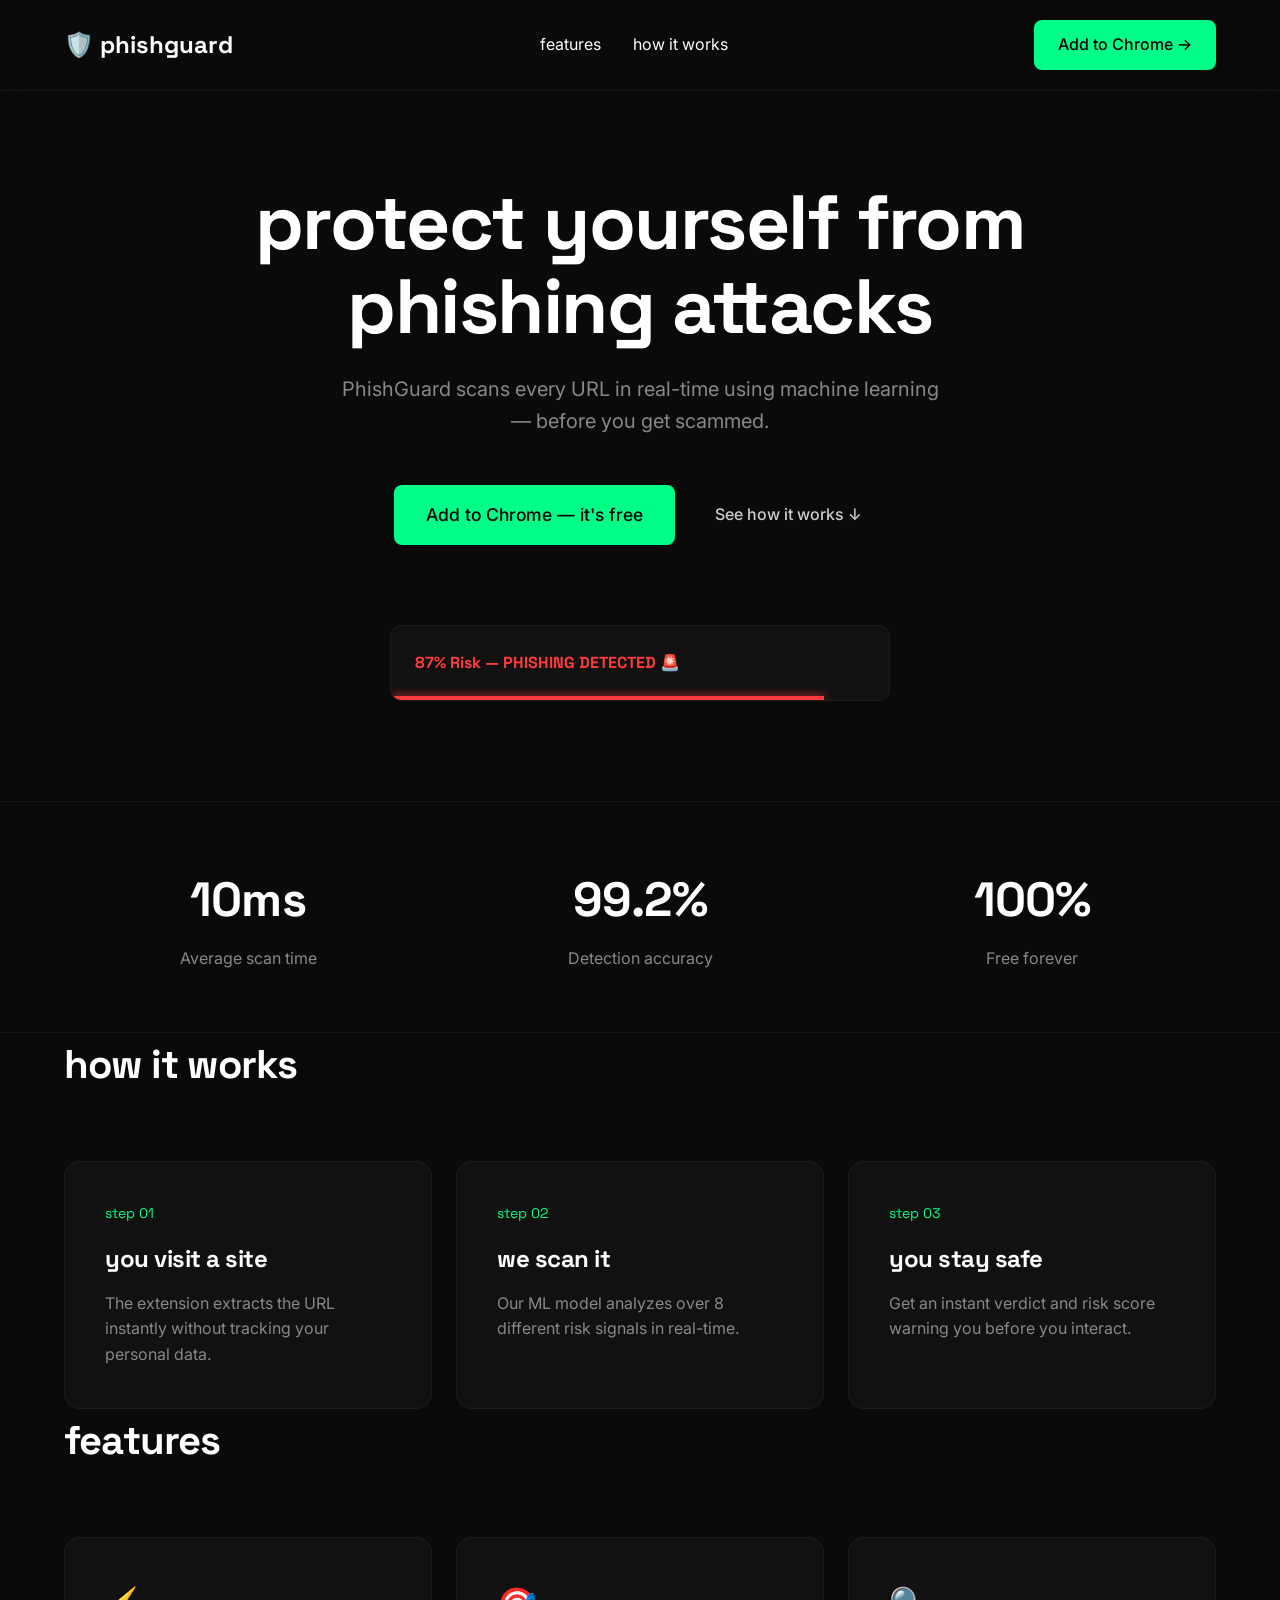
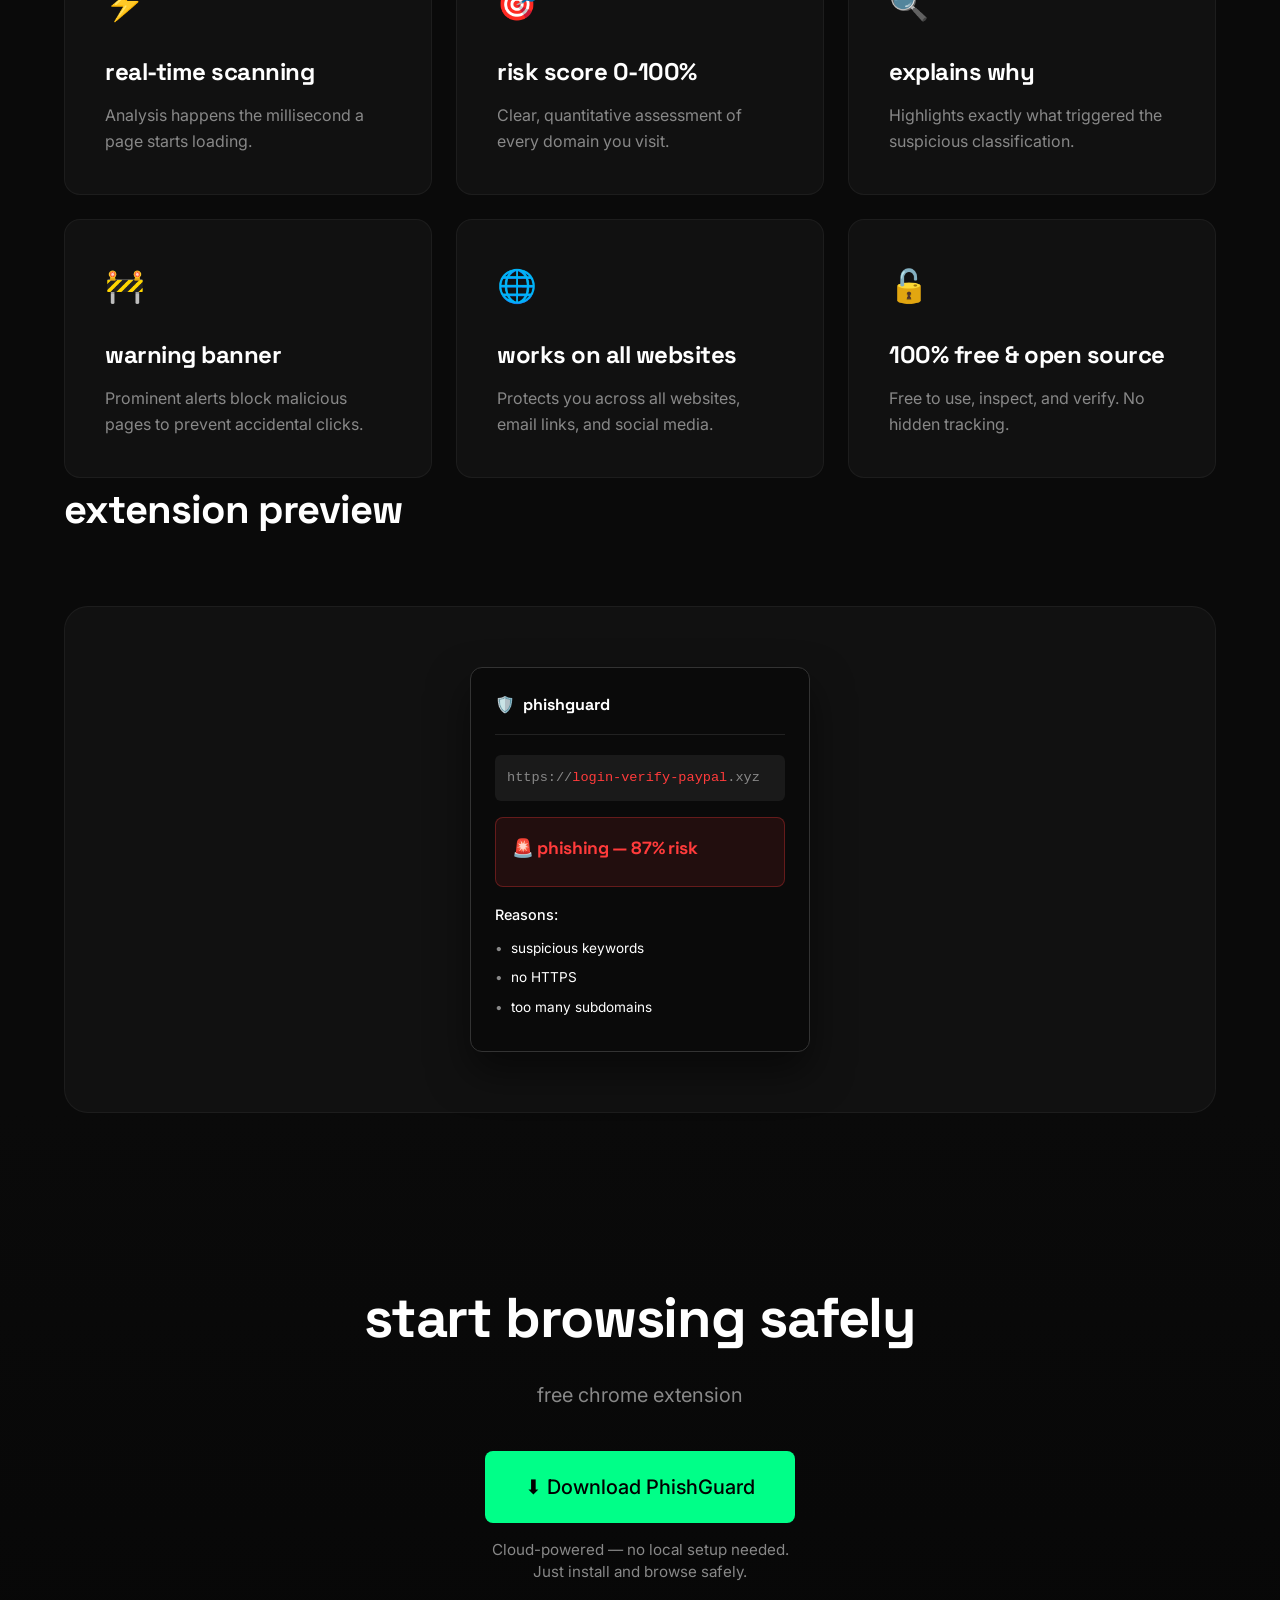
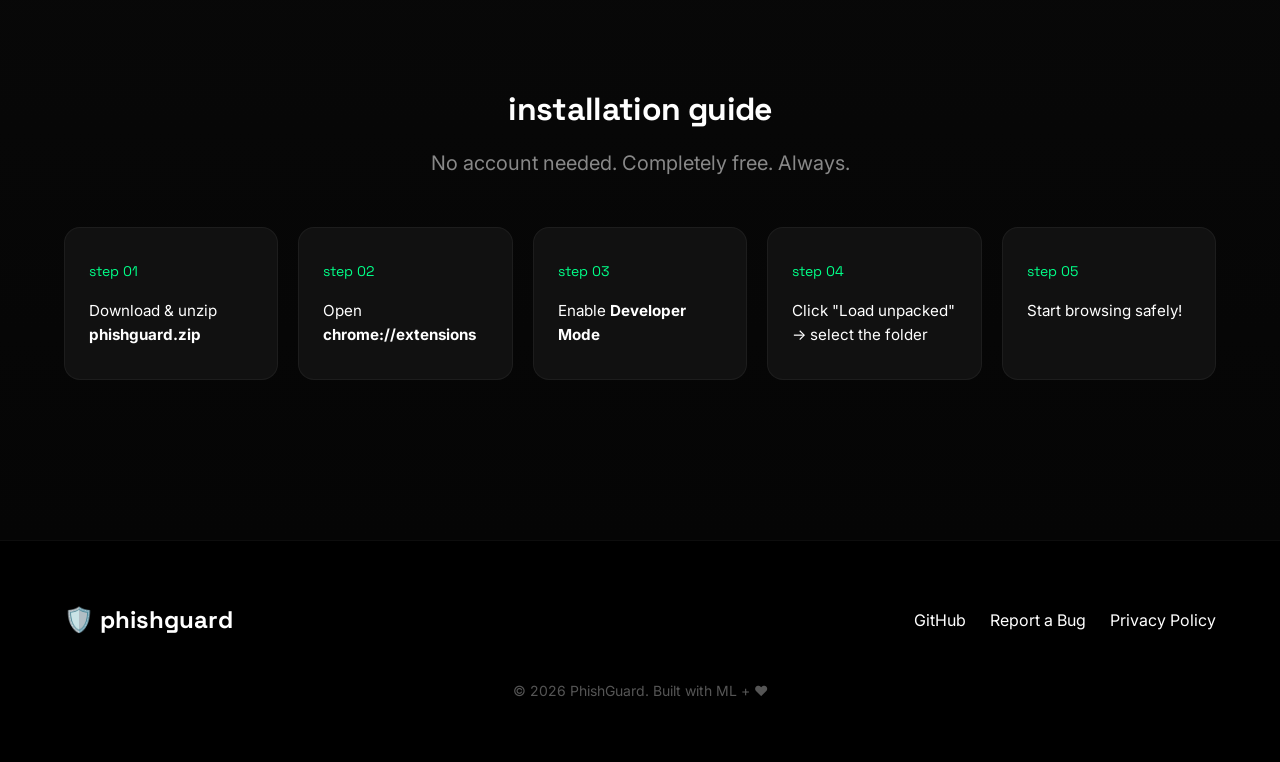
<file: index.html>
<!DOCTYPE html>
<html lang="en">
<head>
    <meta charset="UTF-8">
    <meta name="viewport" content="width=device-width, initial-scale=1.0">
    <title>protect yourself from phishing attacks | phishguard</title>
    <link rel="preconnect" href="https://fonts.googleapis.com">
    <link rel="preconnect" href="https://fonts.gstatic.com" crossorigin>
    <link href="https://fonts.googleapis.com/css2?family=Inter:wght@400;500;600&family=Space+Grotesk:wght@500;700&display=swap" rel="stylesheet">
    <style>
        :root {
            --bg-color: #0a0a0a;
            --card-color: #111111;
            --primary: #00ff88;
            --danger: #ff3b3b;
            --text-main: #ffffff;
            --text-muted: #888888;
            --border-color: rgba(255, 255, 255, 0.05);
            --transition: all 0.3s ease;
        }

        * {
            margin: 0;
            padding: 0;
            box-sizing: border-box;
        }

        html {
            scroll-behavior: smooth;
        }

        body {
            font-family: 'Inter', sans-serif;
            background-color: var(--bg-color);
            color: var(--text-main);
            line-height: 1.6;
            overflow-x: hidden;
        }

        h1, h2, h3, h4, h5, h6 {
            font-family: 'Space Grotesk', sans-serif;
            text-transform: lowercase;
            letter-spacing: -0.02em;
        }

        a {
            color: inherit;
            text-decoration: none;
            transition: var(--transition);
        }

        p {
            color: var(--text-muted);
        }

        .container {
            max-width: 1200px;
            margin: 0 auto;
            padding: 0 24px;
        }

        /* Nav */
        nav {
            position: fixed;
            top: 0;
            width: 100%;
            padding: 20px 0;
            background: rgba(10, 10, 10, 0.8);
            backdrop-filter: blur(12px);
            z-index: 100;
            border-bottom: 1px solid var(--border-color);
        }
        
        .nav-content {
            display: flex;
            justify-content: space-between;
            align-items: center;
        }

        .logo {
            font-family: 'Space Grotesk', sans-serif;
            font-weight: 700;
            font-size: 1.5rem;
            display: flex;
            align-items: center;
            gap: 8px;
            text-transform: lowercase;
        }

        .nav-links {
            display: flex;
            gap: 32px;
            align-items: center;
        }

        .nav-links a:hover {
            color: var(--primary);
        }

        .btn {
            display: inline-flex;
            align-items: center;
            justify-content: center;
            padding: 12px 24px;
            border-radius: 8px;
            font-weight: 500;
            cursor: pointer;
            transition: var(--transition);
            border: none;
            font-family: inherit;
            font-size: 1rem;
        }

        .btn-primary {
            background-color: var(--primary);
            color: #000;
        }

        .btn-primary:hover {
            background-color: #00cc6a;
            transform: translateY(-2px);
            box-shadow: 0 8px 24px rgba(0, 255, 136, 0.2);
        }

        .btn-ghost {
            opacity: 0.8;
        }

        .btn-ghost:hover {
            opacity: 1;
            color: var(--primary);
        }

        /* Animations */
        .reveal {
            opacity: 0;
            transform: translateY(30px);
            transition: all 0.8s cubic-bezier(0.5, 0, 0, 1);
        }

        .reveal.active {
            opacity: 1;
            transform: translateY(0);
        }

        /* Hero */
        .hero {
            padding: 180px 0 100px;
            text-align: center;
        }

        .hero h1 {
            font-size: clamp(3rem, 6vw, 5rem);
            line-height: 1.1;
            margin-bottom: 24px;
            max-width: 900px;
            margin-inline: auto;
        }

        .hero p {
            font-size: 1.25rem;
            max-width: 600px;
            margin: 0 auto 48px;
        }

        .hero-btns {
            display: flex;
            gap: 16px;
            justify-content: center;
            align-items: center;
            margin-bottom: 80px;
        }
        
        .hero .btn-primary {
            padding: 16px 32px;
            font-size: 1.1rem;
        }

        .risk-bar {
            background: var(--card-color);
            border: 1px solid var(--border-color);
            padding: 24px;
            border-radius: 12px;
            max-width: 500px;
            margin: 0 auto;
            text-align: left;
            position: relative;
            overflow: hidden;
            display: flex;
            align-items: center;
            justify-content: space-between;
        }
        
        .risk-text {
            font-family: 'Space Grotesk', sans-serif;
            font-weight: 700;
            color: var(--danger);
            display: flex;
            align-items: center;
            gap: 8px;
            z-index: 10;
        }

        .risk-bar-bg {
            position: absolute;
            left: 0;
            bottom: 0;
            height: 4px;
            background: var(--danger);
            width: 87%;
            box-shadow: 0 0 10px var(--danger);
            animation: pulse-danger 2s infinite;
        }

        @keyframes pulse-danger {
            0% { opacity: 0.8; }
            50% { opacity: 1; }
            100% { opacity: 0.8; }
        }

        /* Stats */
        .stats {
            padding: 60px 0;
            border-top: 1px solid var(--border-color);
            border-bottom: 1px solid var(--border-color);
        }

        .stats-grid {
            display: grid;
            grid-template-columns: repeat(3, 1fr);
            text-align: center;
            gap: 24px;
        }

        .stat h3 {
            font-size: 3rem;
            color: var(--text-main);
            margin-bottom: 8px;
        }

        /* Section Global */
        section {
            padding: 120px 0;
        }

        .section-header {
            margin-bottom: 64px;
        }

        .section-header h2 {
            font-size: 2.5rem;
        }

        /* Grid */
        .grid-3 {
            display: grid;
            grid-template-columns: repeat(auto-fit, minmax(300px, 1fr));
            gap: 24px;
        }

        .card {
            background: var(--card-color);
            border: 1px solid var(--border-color);
            border-radius: 16px;
            padding: 40px;
            transition: var(--transition);
        }

        .card:hover {
            border-color: rgba(255, 255, 255, 0.15);
            transform: translateY(-5px);
            box-shadow: 0 10px 30px rgba(0,0,0,0.5);
        }

        .card-icon {
            font-size: 2rem;
            margin-bottom: 24px;
            color: var(--primary);
        }

        .card h3 {
            font-size: 1.5rem;
            margin-bottom: 12px;
            color: var(--text-main);
        }

        .step-number {
            font-family: 'Space Grotesk', sans-serif;
            font-size: 0.875rem;
            color: var(--primary);
            margin-bottom: 16px;
            display: block;
        }

        /* Extension Preview */
        .preview-wrapper {
            background: var(--card-color);
            border: 1px solid var(--border-color);
            border-radius: 24px;
            padding: 60px;
            display: flex;
            justify-content: center;
            align-items: center;
        }

        .popup-mockup {
            background: #0a0a0a;
            border: 1px solid #333;
            border-radius: 12px;
            width: 340px;
            padding: 24px;
            box-shadow: 0 20px 40px rgba(0,0,0,0.5);
            transition: var(--transition);
        }

        .popup-mockup:hover {
            transform: scale(1.02);
            border-color: rgba(255, 255, 255, 0.2);
        }

        .popup-header {
            display: flex;
            align-items: center;
            gap: 8px;
            margin-bottom: 20px;
            padding-bottom: 16px;
            border-bottom: 1px solid #222;
        }

        .url-box {
            background: #1a1a1a;
            padding: 12px;
            border-radius: 6px;
            font-family: monospace;
            font-size: 0.85rem;
            color: var(--text-muted);
            margin-bottom: 16px;
            word-break: break-all;
        }
        
        .url-box span {
            color: var(--danger);
        }

        .alert-box {
            background: rgba(255, 59, 59, 0.1);
            border: 1px solid rgba(255, 59, 59, 0.3);
            border-radius: 8px;
            padding: 16px;
            margin-bottom: 16px;
        }

        .alert-box h4 {
            color: var(--danger);
            margin-bottom: 8px;
            font-size: 1.1rem;
        }

        .reasons-list {
            list-style: none;
            font-size: 0.85rem;
        }

        .reasons-list li {
            margin-bottom: 8px;
            display: flex;
            gap: 8px;
        }

        .reasons-list li::before {
            content: "•";
            color: var(--text-muted);
        }

        /* CTA */
        .cta-section {
            text-align: center;
            padding: 160px 0;
            background: linear-gradient(180deg, var(--bg-color) 0%, #050505 100%);
        }

        .cta-section h2 {
            font-size: 3.5rem;
            margin-bottom: 16px;
        }
        
        .cta-section p {
            font-size: 1.25rem;
            margin-bottom: 40px;
        }

        .installation-guide {
            margin-top: 100px;
        }

        .installation-guide h3 {
            font-size: 2rem;
            margin-bottom: 12px;
        }

        .installation-guide > p {
            margin-bottom: 48px;
        }

        .steps-grid {
            display: grid;
            grid-template-columns: repeat(5, 1fr);
            gap: 20px;
            text-align: left;
        }

        /* Footer */
        footer {
            padding: 60px 0;
            border-top: 1px solid var(--border-color);
            background: #000;
        }

        .footer-content {
            display: flex;
            justify-content: space-between;
            align-items: center;
            margin-bottom: 40px;
        }

        .footer-links {
            display: flex;
            gap: 24px;
        }

        .footer-links a:hover {
            color: var(--text-main);
        }

        .copyright {
            text-align: center;
            font-size: 0.875rem;
            color: #555;
        }

        /* Mobile */
        @media (max-width: 768px) {
            .nav-links {
                display: none;
            }
            .hero {
                padding: 140px 0 80px;
            }
            .hero h1 {
                font-size: 2.5rem;
            }
            .stats-grid {
                grid-template-columns: 1fr;
                gap: 40px;
            }
            .hero-btns {
                flex-direction: column;
                width: 100%;
            }
            .hero-btns .btn {
                width: 100%;
            }
            .steps-grid {
                grid-template-columns: 1fr;
                gap: 20px;
            }
            .footer-content {
                flex-direction: column;
                gap: 24px;
            }
        }
    </style>
</head>
<body>

    <nav>
        <div class="container nav-content">
            <a href="#" class="logo">🛡️ phishguard</a>
            <div class="nav-links">
                <a href="#features">features</a>
                <a href="#how">how it works</a>
            </div>
            <a href="phishguard.zip" class="btn btn-primary">Add to Chrome →</a>
        </div>
    </nav>

    <section class="hero">
        <div class="container">
            <h1 class="reveal">protect yourself from phishing attacks</h1>
            <p class="reveal">PhishGuard scans every URL in real-time using machine learning — before you get scammed.</p>
            
            <div class="hero-btns reveal">
                <a href="phishguard.zip" class="btn btn-primary">Add to Chrome — it's free</a>
                <a href="#how" class="btn btn-ghost">See how it works ↓</a>
            </div>

            <div class="risk-bar reveal">
                <div class="risk-text">87% Risk — PHISHING DETECTED 🚨</div>
                <div class="risk-bar-bg"></div>
            </div>
        </div>
    </section>

    <section class="stats">
        <div class="container stats-grid reveal">
            <div class="stat">
                <h3>10ms</h3>
                <p>Average scan time</p>
            </div>
            <div class="stat">
                <h3>99.2%</h3>
                <p>Detection accuracy</p>
            </div>
            <div class="stat">
                <h3>100%</h3>
                <p>Free forever</p>
            </div>
        </div>
    </section>

    <section id="how" class="container">
        <div class="section-header reveal">
            <h2>how it works</h2>
        </div>
        <div class="grid-3 reveal">
            <div class="card">
                <span class="step-number">step 01</span>
                <h3>you visit a site</h3>
                <p>The extension extracts the URL instantly without tracking your personal data.</p>
            </div>
            <div class="card">
                <span class="step-number">step 02</span>
                <h3>we scan it</h3>
                <p>Our ML model analyzes over 8 different risk signals in real-time.</p>
            </div>
            <div class="card">
                <span class="step-number">step 03</span>
                <h3>you stay safe</h3>
                <p>Get an instant verdict and risk score warning you before you interact.</p>
            </div>
        </div>
    </section>

    <section id="features" class="container">
        <div class="section-header reveal">
            <h2>features</h2>
        </div>
        <div class="grid-3 reveal">
            <div class="card">
                <div class="card-icon">⚡</div>
                <h3>real-time scanning</h3>
                <p>Analysis happens the millisecond a page starts loading.</p>
            </div>
            <div class="card">
                <div class="card-icon">🎯</div>
                <h3>risk score 0-100%</h3>
                <p>Clear, quantitative assessment of every domain you visit.</p>
            </div>
            <div class="card">
                <div class="card-icon">🔍</div>
                <h3>explains why</h3>
                <p>Highlights exactly what triggered the suspicious classification.</p>
            </div>
            <div class="card">
                <div class="card-icon">🚧</div>
                <h3>warning banner</h3>
                <p>Prominent alerts block malicious pages to prevent accidental clicks.</p>
            </div>
            <div class="card">
                <div class="card-icon">🌐</div>
                <h3>works on all websites</h3>
                <p>Protects you across all websites, email links, and social media.</p>
            </div>
            <div class="card">
                <div class="card-icon">🔓</div>
                <h3>100% free & open source</h3>
                <p>Free to use, inspect, and verify. No hidden tracking.</p>
            </div>
        </div>
    </section>

    <section id="preview" class="container">
        <div class="section-header reveal">
            <h2>extension preview</h2>
        </div>
        <div class="preview-wrapper reveal">
            <div class="popup-mockup">
                <div class="popup-header">
                    🛡️ <strong style="font-family: 'Space Grotesk'">phishguard</strong>
                </div>
                <div class="url-box">
                    https://<span>login-verify-paypal</span>.xyz
                </div>
                <div class="alert-box">
                    <h4>🚨 PHISHING — 87% Risk</h4>
                </div>
                <div style="color: var(--text-main); margin-bottom: 12px; font-weight: 500; font-size: 0.9rem;">Reasons:</div>
                <ul class="reasons-list">
                    <li>suspicious keywords</li>
                    <li>no HTTPS</li>
                    <li>too many subdomains</li>
                </ul>
            </div>
        </div>
    </section>

    <section class="cta-section">
        <div class="container reveal">
            <h2>start browsing safely</h2>
            <p>free chrome extension</p>
            <a href="phishguard.zip" class="btn btn-primary" style="font-size: 1.25rem; padding: 20px 40px;">⬇ Download PhishGuard</a>
            <p style="margin-top: 16px; color: var(--text-muted); font-size: 0.95rem; line-height: 1.5;">Cloud-powered — no local setup needed. <br>Just install and browse safely.</p>

            <div class="installation-guide reveal">
                <h3>installation guide</h3>
                <p>No account needed. Completely free. Always.</p>
                <div class="steps-grid">
                    <div class="card" style="padding: 32px 24px;">
                        <span class="step-number">step 01</span>
                        <p style="color: var(--text-main); font-size: 0.95rem; margin: 0;">Download & unzip <strong>phishguard.zip</strong></p>
                    </div>
                    <div class="card" style="padding: 32px 24px;">
                        <span class="step-number">step 02</span>
                        <p style="color: var(--text-main); font-size: 0.95rem; margin: 0;">Open <strong>chrome://extensions</strong></p>
                    </div>
                    <div class="card" style="padding: 32px 24px;">
                        <span class="step-number">step 03</span>
                        <p style="color: var(--text-main); font-size: 0.95rem; margin: 0;">Enable <strong>Developer Mode</strong></p>
                    </div>
                    <div class="card" style="padding: 32px 24px;">
                        <span class="step-number">step 04</span>
                        <p style="color: var(--text-main); font-size: 0.95rem; margin: 0;">Click "Load unpacked" &rarr; select the folder</p>
                    </div>
                    <div class="card" style="padding: 32px 24px;">
                        <span class="step-number">step 05</span>
                        <p style="color: var(--text-main); font-size: 0.95rem; margin: 0;">Start browsing safely!</p>
                    </div>
                </div>
            </div>
        </div>
    </section>

    <footer>
        <div class="container">
            <div class="footer-content">
                <div class="logo">🛡️ phishguard</div>
                <div class="footer-links">
                    <a href="#">GitHub</a>
                    <a href="#">Report a Bug</a>
                    <a href="#">Privacy Policy</a>
                </div>
            </div>
            <div class="copyright">
                © 2026 PhishGuard. Built with ML + ❤️
            </div>
        </div>
    </footer>

    <script>
        // Smooth scrolling for anchor links
        document.querySelectorAll('a[href^="#"]').forEach(anchor => {
            anchor.addEventListener('click', function (e) {
                e.preventDefault();
                document.querySelector(this.getAttribute('href')).scrollIntoView({
                    behavior: 'smooth'
                });
            });
        });

        // Intersection Observer for scroll animations
        const revealElements = document.querySelectorAll('.reveal');

        const revealOptions = {
            threshold: 0.1,
            rootMargin: "0px 0px -50px 0px"
        };

        const revealObserver = new IntersectionObserver(function(entries, observer) {
            entries.forEach(entry => {
                if (!entry.isIntersecting) {
                    return;
                }
                entry.target.classList.add('active');
                observer.unobserve(entry.target);
            });
        }, revealOptions);

        revealElements.forEach(el => {
            revealObserver.observe(el);
        });
        
        // Let first elements appear immediately
        setTimeout(() => {
            document.querySelectorAll('.hero .reveal').forEach(el => {
                el.classList.add('active');
            });
        }, 100);
    </script>
</body>
</html>
</file>
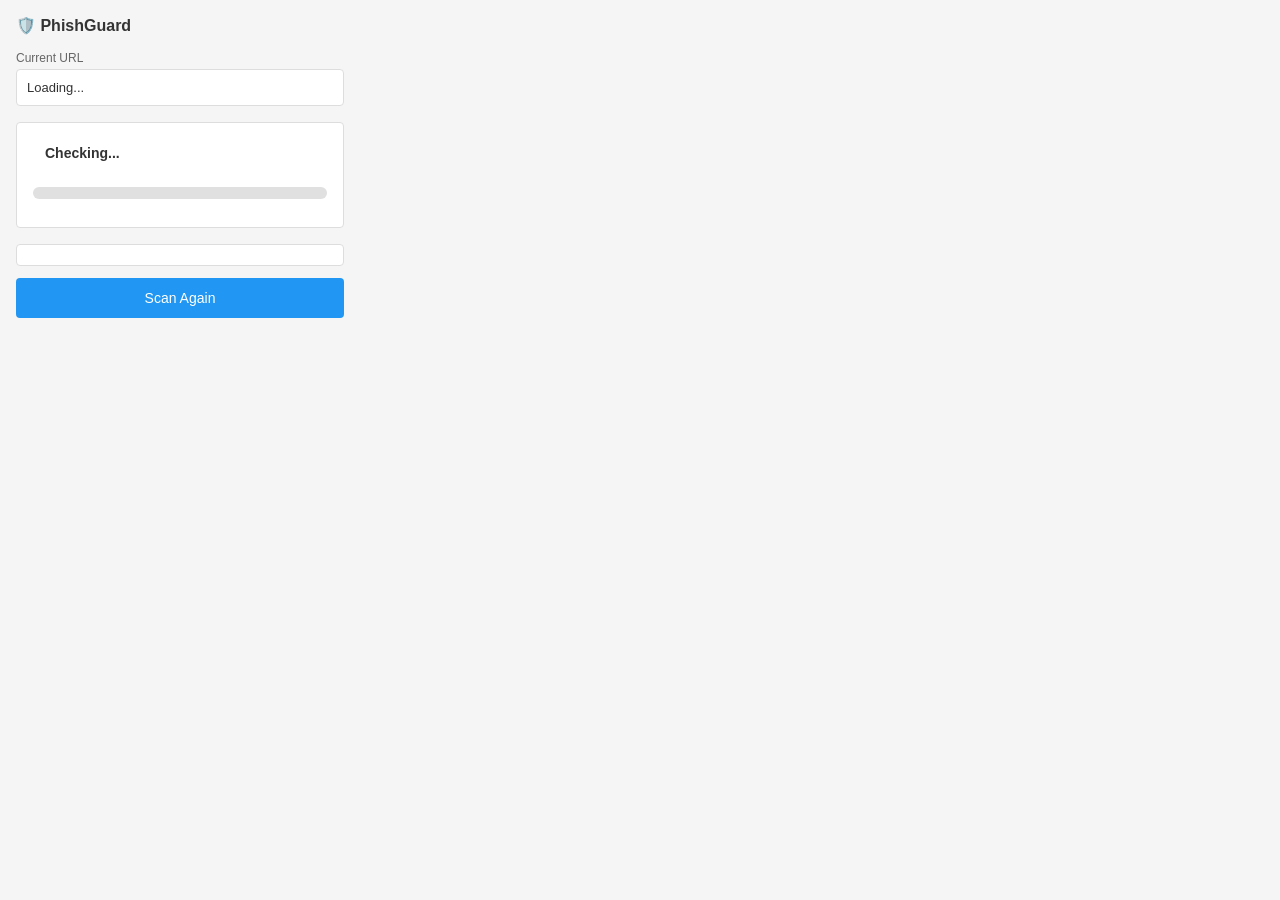
<file: phishing-extension/popup.html>
<!DOCTYPE html>
<html lang="en">
<head>
    <meta charset="UTF-8">
    <meta name="viewport" content="width=device-width, initial-scale=1.0">
    <title>PhishGuard</title>
    <link rel="stylesheet" href="styles.css">
</head>
<body>
    <div class="popup-header">🛡️ PhishGuard</div>
    
    <div class="url-section">
        <div class="url-label">Current URL</div>
        <div class="url-display" id="url-display">Loading...</div>
    </div>
    
    <div class="result-section">
        <div class="verdict-badge" id="verdict">Checking...</div>
        <div class="risk-score" id="risk-score"></div>
        <div class="risk-bar-container">
            <div class="risk-bar-fill" id="risk-bar"></div>
        </div>
        <ul class="reasons-list" id="reasons-list"></ul>
    </div>
    
    <div class="status-message" id="status-message"></div>
    
    <button class="scan-btn" id="scan-again-btn">Scan Again</button>
    
    <script src="popup.js"></script>
</body>
</html>
</file>
<file: phishing-extension/styles.css>
/* PhishGuard Popup - Minimal Styles */

* {
  margin: 0;
  padding: 0;
  box-sizing: border-box;
}

body {
  width: 360px;
  padding: 16px;
  font-family: -apple-system, BlinkMacSystemFont, 'Segoe UI', Roboto, sans-serif;
  background: #f5f5f5;
  color: #333;
}

.popup-header {
  font-size: 16px;
  font-weight: 600;
  margin-bottom: 16px;
}

.url-section {
  margin-bottom: 16px;
}

.url-label {
  font-size: 12px;
  color: #666;
  margin-bottom: 4px;
}

.url-display {
  font-size: 13px;
  word-break: break-all;
  background: #fff;
  padding: 10px;
  border-radius: 4px;
  border: 1px solid #ddd;
}

.result-section {
  margin-bottom: 16px;
  background: #fff;
  padding: 16px;
  border-radius: 4px;
  border: 1px solid #ddd;
}

/* Verdict Badge */
.verdict-badge {
  display: inline-block;
  font-size: 14px;
  font-weight: 700;
  padding: 6px 12px;
  border-radius: 4px;
  margin-bottom: 12px;
}

.verdict-safe {
  background: #e8f5e9;
  color: #2e7d32;
}

.verdict-suspicious {
  background: #fff3e0;
  color: #ef6c00;
}

.verdict-phishing {
  background: #ffebee;
  color: #c62828;
}

/* Risk Bar */
.risk-bar-container {
  width: 100%;
  height: 12px;
  background: #e0e0e0;
  border-radius: 6px;
  overflow: hidden;
  margin-bottom: 12px;
}

.risk-bar-fill {
  height: 100%;
  width: 0%;
  transition: width 0.3s ease;
}

.risk-bar-fill.safe {
  background: #4caf50;
}

.risk-bar-fill.suspicious {
  background: #ff9800;
}

.risk-bar-fill.phishing {
  background: #f44336;
}

/* Risk Score Text */
.risk-score {
  font-size: 13px;
  color: #666;
  margin-bottom: 8px;
}

/* Reasons List */
.reasons-list {
  list-style: disc;
  padding-left: 20px;
  font-size: 12px;
  color: #555;
}

.reason-item {
  margin-bottom: 4px;
  line-height: 1.4;
}

/* Status Message */
.status-message {
  font-size: 12px;
  color: #666;
  padding: 10px;
  background: #fff;
  border-radius: 4px;
  border: 1px solid #ddd;
  margin-bottom: 12px;
}

/* Scan Button */
.scan-btn {
  width: 100%;
  padding: 12px;
  background: #2196f3;
  color: white;
  border: none;
  border-radius: 4px;
  cursor: pointer;
  font-size: 14px;
  font-weight: 500;
}

.scan-btn:hover {
  background: #1976d2;
}

.scan-btn:disabled {
  background: #ccc;
  cursor: not-allowed;
}

/* Content Script Banner Styles */
#phishguard-banner {
  position: fixed;
  top: 0;
  left: 0;
  right: 0;
  z-index: 2147483647;
  padding: 12px 16px;
  color: white;
  font-family: -apple-system, BlinkMacSystemFont, 'Segoe UI', Roboto, sans-serif;
}

#phishguard-title {
  font-size: 16px;
  font-weight: 600;
}

#phishguard-score {
  font-size: 13px;
  margin: 4px 0 8px;
  opacity: 0.95;
}

#phishguard-reasons {
  margin: 0 0 12px 16px;
  padding: 0;
  font-size: 12px;
  opacity: 0.9;
}

#phishguard-dismiss {
  background: rgba(255,255,255,0.2);
  border: 1px solid rgba(255,255,255,0.4);
  color: white;
  padding: 6px 14px;
  border-radius: 4px;
  cursor: pointer;
  font-size: 12px;
}
</file>
